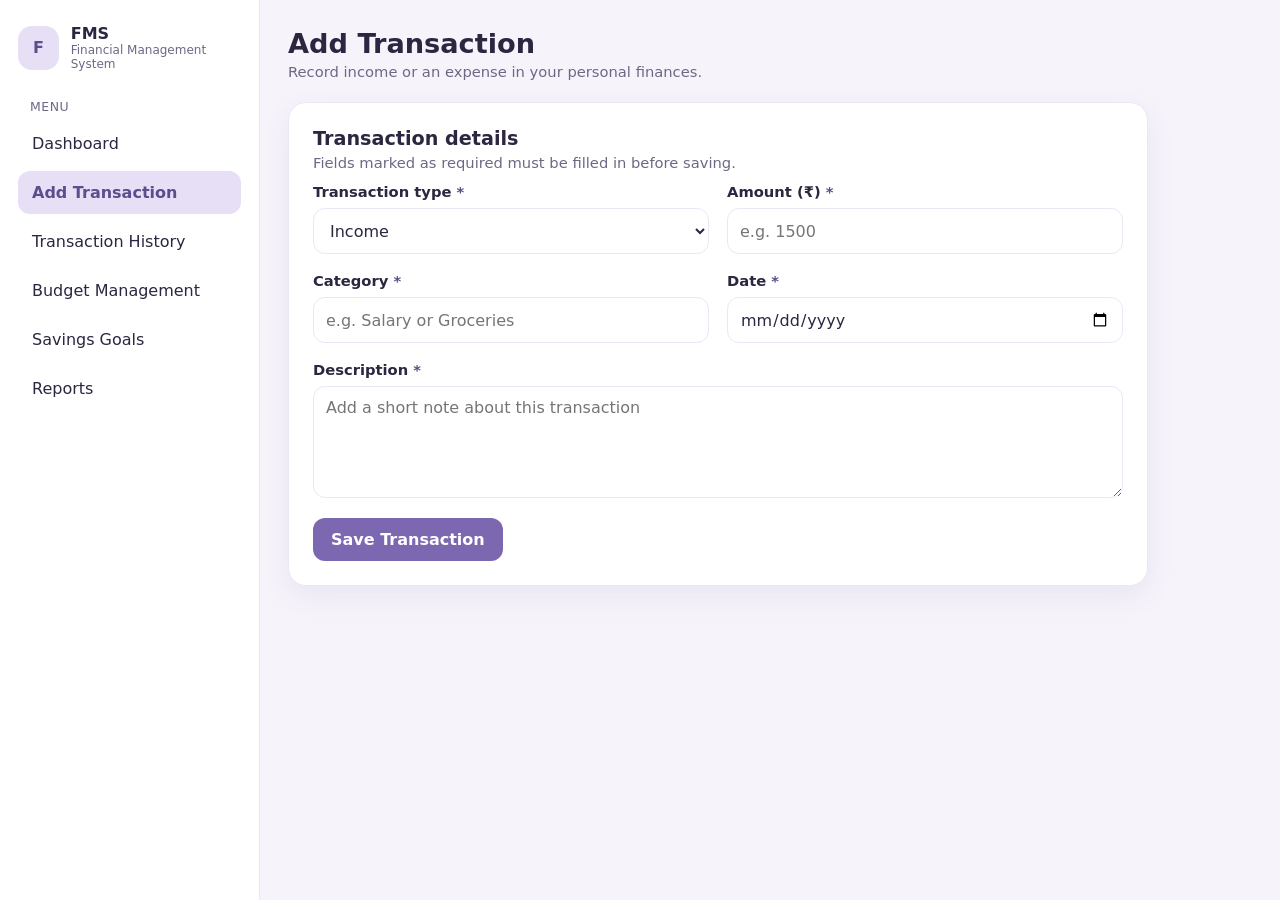
<file: add-transaction.html>
<!DOCTYPE html>
<html lang="en">
<head>
  <meta charset="UTF-8">
  <meta name="viewport" content="width=device-width, initial-scale=1.0">
  <title>Add Transaction</title>
  <link rel="stylesheet" href="css/style.css">
</head>
<body>
  <div class="app">
    <aside class="sidebar" id="sidebar">
      <div class="brand">
        <span class="brand-mark" aria-hidden="true">F</span>
        <div>
          <p class="brand-name">FMS</p>
          <p class="brand-tag">Financial Management System</p>
        </div>
      </div>

      <p class="nav-label">Menu</p>
      <nav class="nav" aria-label="Main">
        <a class="nav-link" href="index.html">Dashboard</a>
        <a class="nav-link active" href="add-transaction.html" aria-current="page">Add Transaction</a>
        <a class="nav-link" href="history.html">Transaction History</a>
        <a class="nav-link" href="budget.html">Budget Management</a>
        <a class="nav-link" href="savings.html">Savings Goals</a>
        <a class="nav-link" href="reports.html">Reports</a>
      </nav>
    </aside>

    <div class="sidebar-backdrop" id="sidebar-backdrop" hidden></div>

    <main class="content">
      <header class="topbar">
        <button class="menu-button" id="menu-button" type="button" aria-label="Open menu" aria-expanded="false">
          Menu
        </button>
        <div>
          <h1>Add Transaction</h1>
          <p class="page-intro">Record income or an expense in your personal finances.</p>
        </div>
      </header>

      <section class="card form-card" aria-labelledby="form-heading">
        <div class="card-heading">
          <h2 id="form-heading">Transaction details</h2>
          <p>Fields marked as required must be filled in before saving.</p>
        </div>

        <form id="transaction-form">
          <div class="form-grid">
            <div class="form-field">
              <label for="type">Transaction type <span aria-hidden="true">*</span></label>
              <select id="type" name="type" required>
                <option value="income">Income</option>
                <option value="expense">Expense</option>
              </select>
            </div>

            <div class="form-field">
              <label for="amount">Amount (₹) <span aria-hidden="true">*</span></label>
              <input id="amount" name="amount" type="number" min="0.01" step="any" placeholder="e.g. 1500" required>
            </div>

            <div class="form-field">
              <label for="category">Category <span aria-hidden="true">*</span></label>
              <input id="category" name="category" type="text" maxlength="60" placeholder="e.g. Salary or Groceries" required>
            </div>

            <div class="form-field">
              <label for="date">Date <span aria-hidden="true">*</span></label>
              <input id="date" name="date" type="date" required>
            </div>

            <div class="form-field form-field-wide">
              <label for="description">Description <span aria-hidden="true">*</span></label>
              <textarea id="description" name="description" rows="4" maxlength="250" placeholder="Add a short note about this transaction" required></textarea>
            </div>
          </div>

          <div class="form-actions">
            <button class="primary-button" type="submit">Save Transaction</button>
            <p class="form-message" id="form-message" role="status" aria-live="polite"></p>
          </div>
        </form>
      </section>
    </main>
  </div>

  <script src="js/transactions.js"></script>
</body>
</html>
</file>
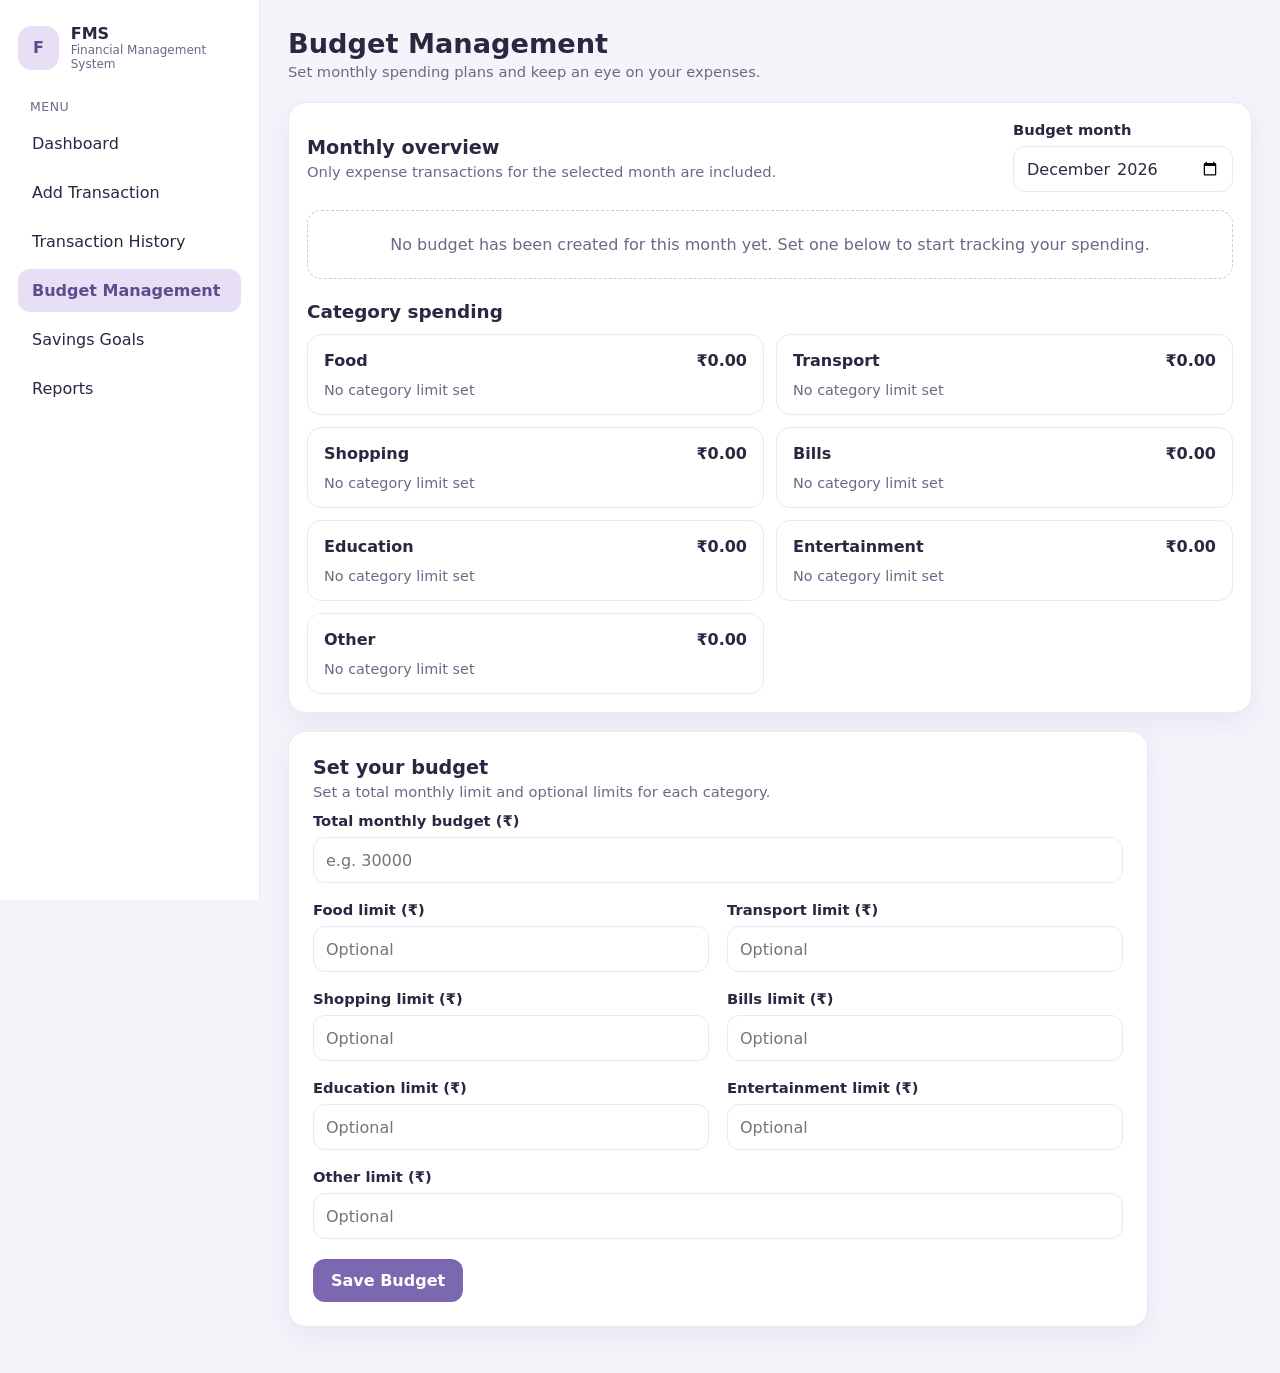
<file: budget.html>
<!DOCTYPE html>
<html lang="en">
<head>
  <meta charset="UTF-8">
  <meta name="viewport" content="width=device-width, initial-scale=1.0">
  <title>Budget Management</title>
  <link rel="stylesheet" href="css/style.css">
</head>
<body>
  <div class="app">
    <aside class="sidebar" id="sidebar">
      <div class="brand">
        <span class="brand-mark" aria-hidden="true">F</span>
        <div>
          <p class="brand-name">FMS</p>
          <p class="brand-tag">Financial Management System</p>
        </div>
      </div>

      <p class="nav-label">Menu</p>
      <nav class="nav" aria-label="Main">
        <a class="nav-link" href="index.html">Dashboard</a>
        <a class="nav-link" href="add-transaction.html">Add Transaction</a>
        <a class="nav-link" href="history.html">Transaction History</a>
        <a class="nav-link active" href="budget.html" aria-current="page">Budget Management</a>
        <a class="nav-link" href="savings.html">Savings Goals</a>
        <a class="nav-link" href="reports.html">Reports</a>
      </nav>
    </aside>

    <div class="sidebar-backdrop" id="sidebar-backdrop" hidden></div>

    <main class="content">
      <header class="topbar">
        <button class="menu-button" id="menu-button" type="button" aria-label="Open menu" aria-expanded="false">
          Menu
        </button>
        <div>
          <h1>Budget Management</h1>
          <p class="page-intro">Set monthly spending plans and keep an eye on your expenses.</p>
        </div>
      </header>

      <section class="card budget-overview" aria-labelledby="overview-heading">
        <div class="budget-overview-header">
          <div class="card-heading">
            <h2 id="overview-heading">Monthly overview</h2>
            <p>Only expense transactions for the selected month are included.</p>
          </div>
          <div class="form-field budget-month-field">
            <label for="budget-month">Budget month</label>
            <input id="budget-month" type="month">
          </div>
        </div>

        <p class="budget-message" id="budget-message" role="status" aria-live="polite"></p>
        <div id="budget-summary"></div>
        <div class="category-spending" id="category-spending"></div>
      </section>

      <section class="card form-card budget-editor" aria-labelledby="budget-form-heading">
        <div class="card-heading">
          <h2 id="budget-form-heading">Set your budget</h2>
          <p>Set a total monthly limit and optional limits for each category.</p>
        </div>
        <form id="budget-form">
          <div class="form-grid budget-form-grid">
            <div class="form-field form-field-wide">
              <label for="total-budget">Total monthly budget (₹)</label>
              <input id="total-budget" name="total" type="number" min="0.01" step="any" placeholder="e.g. 30000" required>
            </div>
            <div class="form-field">
              <label for="budget-food">Food limit (₹)</label>
              <input id="budget-food" name="Food" type="number" min="0" step="any" placeholder="Optional">
            </div>
            <div class="form-field">
              <label for="budget-transport">Transport limit (₹)</label>
              <input id="budget-transport" name="Transport" type="number" min="0" step="any" placeholder="Optional">
            </div>
            <div class="form-field">
              <label for="budget-shopping">Shopping limit (₹)</label>
              <input id="budget-shopping" name="Shopping" type="number" min="0" step="any" placeholder="Optional">
            </div>
            <div class="form-field">
              <label for="budget-bills">Bills limit (₹)</label>
              <input id="budget-bills" name="Bills" type="number" min="0" step="any" placeholder="Optional">
            </div>
            <div class="form-field">
              <label for="budget-education">Education limit (₹)</label>
              <input id="budget-education" name="Education" type="number" min="0" step="any" placeholder="Optional">
            </div>
            <div class="form-field">
              <label for="budget-entertainment">Entertainment limit (₹)</label>
              <input id="budget-entertainment" name="Entertainment" type="number" min="0" step="any" placeholder="Optional">
            </div>
            <div class="form-field form-field-wide">
              <label for="budget-other">Other limit (₹)</label>
              <input id="budget-other" name="Other" type="number" min="0" step="any" placeholder="Optional">
            </div>
          </div>
          <div class="form-actions">
            <button class="primary-button" type="submit">Save Budget</button>
            <p class="form-message" id="budget-form-message" role="status" aria-live="polite"></p>
          </div>
        </form>
      </section>
    </main>
  </div>

  <script src="js/budget.js"></script>
</body>
</html>
</file>
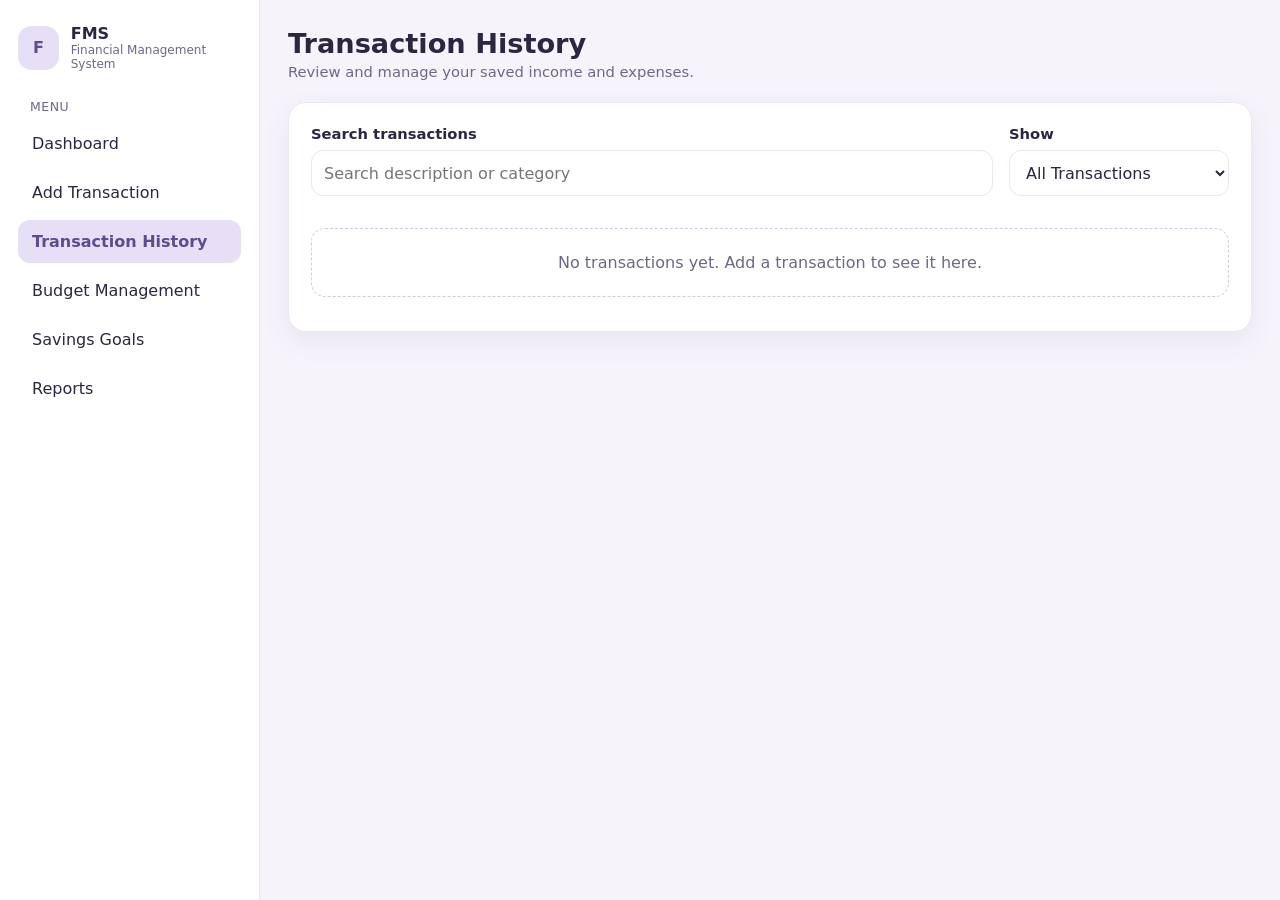
<file: history.html>
<!DOCTYPE html>
<html lang="en">
<head>
  <meta charset="UTF-8">
  <meta name="viewport" content="width=device-width, initial-scale=1.0">
  <title>Transaction History</title>
  <link rel="stylesheet" href="css/style.css">
</head>
<body>
  <div class="app">
    <aside class="sidebar" id="sidebar">
      <div class="brand">
        <span class="brand-mark" aria-hidden="true">F</span>
        <div>
          <p class="brand-name">FMS</p>
          <p class="brand-tag">Financial Management System</p>
        </div>
      </div>

      <p class="nav-label">Menu</p>
      <nav class="nav" aria-label="Main">
        <a class="nav-link" href="index.html">Dashboard</a>
        <a class="nav-link" href="add-transaction.html">Add Transaction</a>
        <a class="nav-link active" href="history.html" aria-current="page">Transaction History</a>
        <a class="nav-link" href="budget.html">Budget Management</a>
        <a class="nav-link" href="savings.html">Savings Goals</a>
        <a class="nav-link" href="reports.html">Reports</a>
      </nav>
    </aside>

    <div class="sidebar-backdrop" id="sidebar-backdrop" hidden></div>

    <main class="content">
      <header class="topbar">
        <button class="menu-button" id="menu-button" type="button" aria-label="Open menu" aria-expanded="false">
          Menu
        </button>
        <div>
          <h1>Transaction History</h1>
          <p class="page-intro">Review and manage your saved income and expenses.</p>
        </div>
      </header>

      <section class="card history-card" aria-label="Transaction history">
        <div class="history-toolbar">
          <div class="form-field history-search">
            <label for="transaction-search">Search transactions</label>
            <input id="transaction-search" type="search" placeholder="Search description or category" autocomplete="off">
          </div>
          <div class="form-field history-filter">
            <label for="transaction-filter">Show</label>
            <select id="transaction-filter">
              <option value="all">All Transactions</option>
              <option value="income">Income</option>
              <option value="expense">Expenses</option>
            </select>
          </div>
        </div>

        <p class="history-message" id="history-message" role="status" aria-live="polite"></p>
        <div class="transaction-list" id="transaction-list" aria-live="polite"></div>
      </section>

      <section class="card form-card history-editor" id="edit-section" aria-labelledby="edit-heading" hidden>
        <div class="card-heading">
          <h2 id="edit-heading">Edit transaction</h2>
          <p>Update the details below and save your changes.</p>
        </div>
        <form id="edit-form">
          <div class="form-grid">
            <div class="form-field">
              <label for="edit-type">Transaction type</label>
              <select id="edit-type" name="type" required>
                <option value="income">Income</option>
                <option value="expense">Expense</option>
              </select>
            </div>
            <div class="form-field">
              <label for="edit-amount">Amount (₹)</label>
              <input id="edit-amount" name="amount" type="number" min="0.01" step="any" required>
            </div>
            <div class="form-field">
              <label for="edit-category">Category</label>
              <input id="edit-category" name="category" type="text" maxlength="60" required>
            </div>
            <div class="form-field">
              <label for="edit-date">Date</label>
              <input id="edit-date" name="date" type="date" required>
            </div>
            <div class="form-field form-field-wide">
              <label for="edit-description">Description</label>
              <textarea id="edit-description" name="description" rows="4" maxlength="250" required></textarea>
            </div>
          </div>
          <div class="form-actions">
            <button class="primary-button" type="submit">Save Changes</button>
            <button class="secondary-button" id="cancel-edit" type="button">Cancel</button>
            <p class="form-message" id="edit-message" role="status" aria-live="polite"></p>
          </div>
        </form>
      </section>
    </main>
  </div>

  <script src="js/history.js"></script>
</body>
</html>
</file>
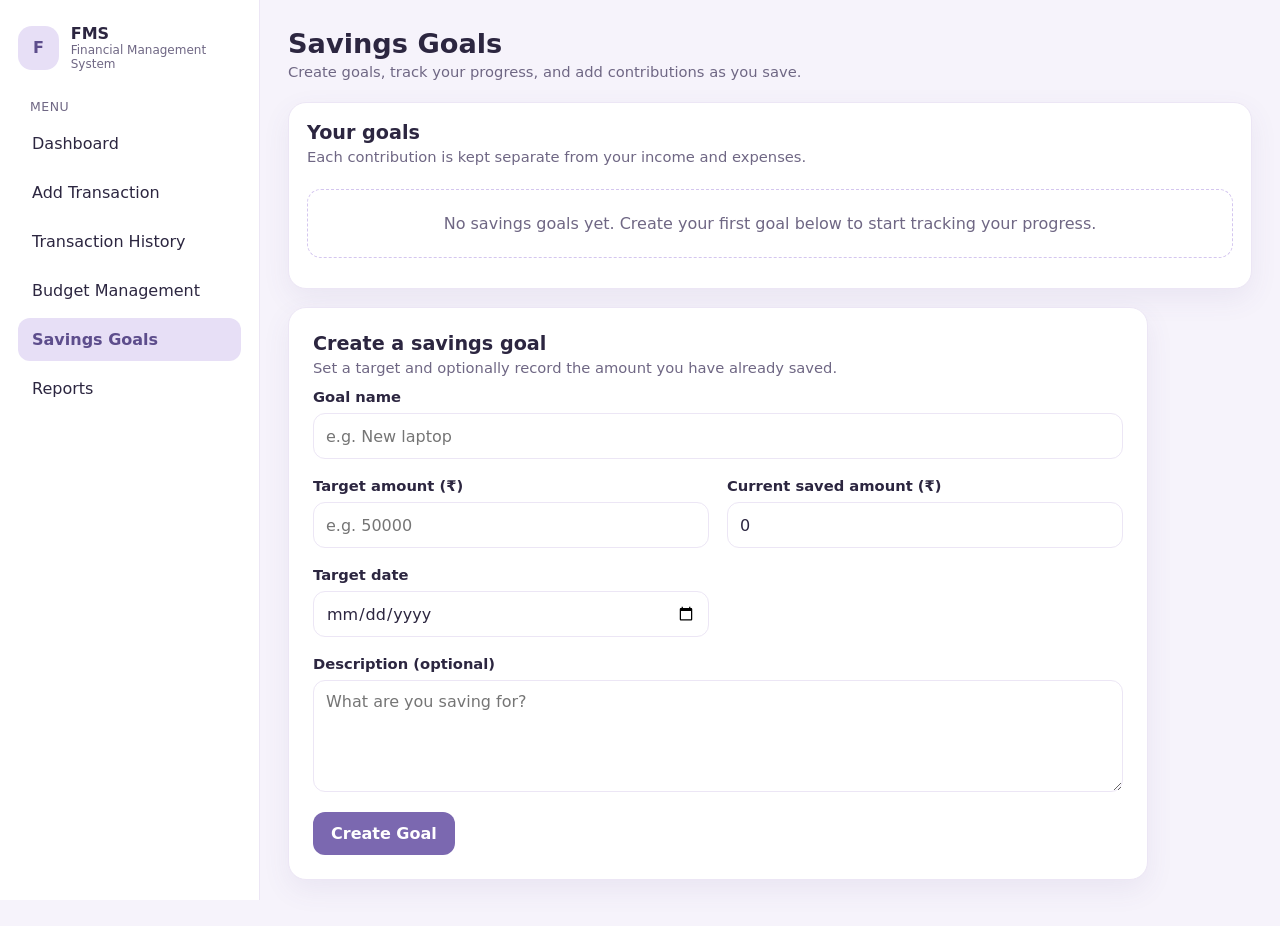
<file: savings.html>
<!DOCTYPE html>
<html lang="en">
<head>
  <meta charset="UTF-8">
  <meta name="viewport" content="width=device-width, initial-scale=1.0">
  <title>Savings Goals</title>
  <link rel="stylesheet" href="css/style.css">
</head>
<body>
  <div class="app">
    <aside class="sidebar" id="sidebar">
      <div class="brand">
        <span class="brand-mark" aria-hidden="true">F</span>
        <div>
          <p class="brand-name">FMS</p>
          <p class="brand-tag">Financial Management System</p>
        </div>
      </div>

      <p class="nav-label">Menu</p>
      <nav class="nav" aria-label="Main">
        <a class="nav-link" href="index.html">Dashboard</a>
        <a class="nav-link" href="add-transaction.html">Add Transaction</a>
        <a class="nav-link" href="history.html">Transaction History</a>
        <a class="nav-link" href="budget.html">Budget Management</a>
        <a class="nav-link active" href="savings.html" aria-current="page">Savings Goals</a>
        <a class="nav-link" href="reports.html">Reports</a>
      </nav>
    </aside>

    <div class="sidebar-backdrop" id="sidebar-backdrop" hidden></div>

    <main class="content">
      <header class="topbar">
        <button class="menu-button" id="menu-button" type="button" aria-label="Open menu" aria-expanded="false">
          Menu
        </button>
        <div>
          <h1>Savings Goals</h1>
          <p class="page-intro">Create goals, track your progress, and add contributions as you save.</p>
        </div>
      </header>

      <section class="card savings-list-card" aria-labelledby="goals-heading">
        <div class="card-heading">
          <h2 id="goals-heading">Your goals</h2>
          <p>Each contribution is kept separate from your income and expenses.</p>
        </div>
        <p class="savings-message" id="savings-message" role="status" aria-live="polite"></p>
        <div class="savings-goal-list" id="savings-goal-list" aria-live="polite"></div>
      </section>

      <section class="card form-card savings-editor" aria-labelledby="goal-form-heading">
        <div class="card-heading">
          <h2 id="goal-form-heading">Create a savings goal</h2>
          <p>Set a target and optionally record the amount you have already saved.</p>
        </div>
        <form id="goal-form">
          <div class="form-grid">
            <div class="form-field form-field-wide">
              <label for="goal-name">Goal name</label>
              <input id="goal-name" name="name" type="text" maxlength="100" placeholder="e.g. New laptop" required>
            </div>
            <div class="form-field">
              <label for="goal-target">Target amount (₹)</label>
              <input id="goal-target" name="target" type="number" min="0.01" step="any" placeholder="e.g. 50000" required>
            </div>
            <div class="form-field">
              <label for="goal-saved">Current saved amount (₹)</label>
              <input id="goal-saved" name="saved" type="number" min="0" step="any" value="0" required>
            </div>
            <div class="form-field">
              <label for="goal-date">Target date</label>
              <input id="goal-date" name="targetDate" type="date" required>
            </div>
            <div class="form-field form-field-wide">
              <label for="goal-description">Description (optional)</label>
              <textarea id="goal-description" name="description" rows="3" maxlength="300" placeholder="What are you saving for?"></textarea>
            </div>
          </div>
          <div class="form-actions">
            <button class="primary-button" id="save-goal-button" type="submit">Create Goal</button>
            <button class="secondary-button" id="cancel-goal-edit" type="button" hidden>Cancel Edit</button>
            <p class="form-message" id="goal-form-message" role="status" aria-live="polite"></p>
          </div>
        </form>
      </section>
    </main>
  </div>

  <script src="js/savings.js"></script>
</body>
</html>
</file>
<file: css/style.css>
/* Shared layout for all Financial Management System pages. */

:root {
  --bg: #f6f3fb;
  --lavender: #e7dff6;
  --lavender-deep: #d4c6ef;
  --accent: #7b68b0;
  --accent-dark: #5d4d8c;
  --text: #2c2640;
  --muted: #6f6784;
  --white: #ffffff;
  --line: #ece6f5;
  --shadow: 0 10px 28px rgba(93, 77, 140, 0.08);
  --radius: 18px;
  --sidebar: 260px;
}

* {
  box-sizing: border-box;
}

body {
  margin: 0;
  min-height: 100vh;
  font-family: "Segoe UI", system-ui, sans-serif;
  color: var(--text);
  background: var(--bg);
}

button,
a,
input,
select,
textarea {
  font: inherit;
}

.app {
  min-height: 100vh;
}

.sidebar {
  position: fixed;
  inset: 0 auto 0 0;
  width: var(--sidebar);
  padding: 24px 18px;
  background: var(--white);
  border-right: 1px solid var(--line);
  z-index: 20;
}

.brand {
  display: flex;
  align-items: center;
  gap: 12px;
  margin-bottom: 28px;
}

.brand-mark {
  display: grid;
  place-items: center;
  width: 44px;
  height: 44px;
  border-radius: 14px;
  background: var(--lavender);
  color: var(--accent-dark);
  font-weight: 700;
}

.brand-name,
.brand-tag,
.nav-label,
.card-label,
.card-note,
.page-intro,
.card-heading p {
  margin: 0;
}

.brand-name {
  font-weight: 700;
}

.brand-tag,
.nav-label,
.card-note,
.page-intro,
.card-heading p {
  color: var(--muted);
  font-size: 0.92rem;
}

.brand-tag {
  font-size: 0.75rem;
}

.nav-label {
  margin: 0 12px 8px;
  font-size: 0.78rem;
  letter-spacing: 0.04em;
  text-transform: uppercase;
}

.nav {
  display: grid;
  gap: 6px;
}

.nav-link {
  display: block;
  padding: 12px 14px;
  border-radius: 12px;
  color: var(--text);
  text-decoration: none;
}

.nav-link.active {
  background: var(--lavender);
  color: var(--accent-dark);
  font-weight: 600;
}

.nav-link.upcoming {
  color: #9a93ad;
  cursor: default;
}

.content {
  margin-left: var(--sidebar);
  padding: 28px;
}

.topbar {
  display: flex;
  align-items: center;
  gap: 16px;
  margin-bottom: 22px;
}

.topbar h1,
.card-heading h2 {
  margin: 0 0 4px;
  font-size: 1.7rem;
}

.card-heading h2 {
  font-size: 1.2rem;
}

.menu-button {
  display: none;
  border: 0;
  border-radius: 12px;
  padding: 10px 14px;
  background: var(--white);
  color: var(--accent-dark);
  box-shadow: var(--shadow);
  cursor: pointer;
}

.summary-grid {
  display: grid;
  grid-template-columns: repeat(4, 1fr);
  gap: 16px;
  margin-bottom: 16px;
}

.card {
  background: var(--white);
  border: 1px solid var(--line);
  border-radius: var(--radius);
  box-shadow: var(--shadow);
  padding: 18px;
}

.card-label {
  font-size: 0.92rem;
}

.card-value {
  margin: 8px 0 4px;
  font-size: 1.6rem;
  font-weight: 700;
}

.chart-card {
  min-width: 0;
  padding: 20px;
}

.card-heading {
  margin-bottom: 12px;
}

.form-card {
  max-width: 860px;
  padding: 24px;
}

.form-grid {
  display: grid;
  grid-template-columns: repeat(2, minmax(0, 1fr));
  gap: 18px;
}

.form-field {
  display: grid;
  align-content: start;
  gap: 8px;
}

.form-field label {
  font-size: 0.92rem;
  font-weight: 600;
}

.form-field label span {
  color: var(--accent-dark);
}

.form-field input,
.form-field select,
.form-field textarea {
  width: 100%;
  min-height: 46px;
  padding: 11px 12px;
  border: 1px solid var(--line);
  border-radius: 12px;
  background: var(--white);
  color: var(--text);
}

.form-field textarea {
  min-height: 112px;
  resize: vertical;
}

.form-field input:focus,
.form-field select:focus,
.form-field textarea:focus {
  outline: 2px solid var(--lavender-deep);
  border-color: var(--accent);
}

.history-toolbar {
  display: grid;
  grid-template-columns: minmax(0, 1fr) 220px;
  gap: 16px;
  margin-bottom: 20px;
}

.history-card {
  padding: 22px;
}

.history-message {
  margin: 0;
  color: var(--muted);
}

.history-message.error {
  color: #a33b50;
}

.history-message:empty {
  display: none;
}

.transaction-list {
  display: grid;
  gap: 12px;
}

.empty-message {
  margin: 12px 0;
  padding: 24px;
  border: 1px dashed var(--lavender-deep);
  border-radius: 14px;
  color: var(--muted);
  text-align: center;
}

.transaction-item {
  padding: 18px;
  border: 1px solid var(--line);
  border-radius: 14px;
  background: var(--white);
}

.transaction-item-header {
  display: flex;
  align-items: flex-start;
  justify-content: space-between;
  gap: 12px;
  margin-bottom: 14px;
}

.transaction-title {
  margin: 0;
  font-size: 1.08rem;
  overflow-wrap: anywhere;
}

.transaction-type {
  flex: 0 0 auto;
  padding: 5px 10px;
  border-radius: 999px;
  font-size: 0.82rem;
  font-weight: 600;
}

.transaction-type.income {
  background: #e7f4ed;
  color: #286b48;
}

.transaction-type.expense {
  background: var(--lavender);
  color: var(--accent-dark);
}

.transaction-details {
  display: grid;
  grid-template-columns: repeat(3, minmax(0, 1fr));
  gap: 14px;
}

.transaction-detail {
  display: grid;
  gap: 4px;
  min-width: 0;
}

.transaction-detail-label {
  color: var(--muted);
  font-size: 0.82rem;
}

.transaction-detail-value {
  overflow-wrap: anywhere;
}

.transaction-actions {
  display: flex;
  justify-content: flex-end;
  gap: 8px;
  margin-top: 16px;
}

.secondary-button,
.delete-button {
  border: 1px solid var(--line);
  border-radius: 10px;
  padding: 9px 14px;
  background: var(--white);
  color: var(--accent-dark);
  font-weight: 600;
  cursor: pointer;
}

.secondary-button:hover {
  background: var(--lavender);
}

.delete-button {
  color: #a33b50;
}

.delete-button:hover {
  background: #fff0f2;
}

.secondary-button:focus-visible,
.delete-button:focus-visible {
  outline: 3px solid var(--lavender-deep);
  outline-offset: 2px;
}

.history-editor {
  margin-top: 18px;
}

.savings-list-card,
.savings-editor {
  margin-bottom: 18px;
}

.savings-message {
  margin: 0;
  color: var(--accent-dark);
}

.savings-message:empty {
  display: none;
}

.savings-message.error {
  color: #a33b50;
}

.savings-goal-list {
  display: grid;
  gap: 14px;
}

.savings-goal-card {
  min-width: 0;
  padding: 18px;
  border: 1px solid var(--line);
  border-radius: 14px;
  background: #fcfbfe;
}

.savings-goal-header,
.savings-goal-values {
  display: flex;
  align-items: flex-start;
  justify-content: space-between;
  gap: 12px;
}

.savings-goal-header {
  margin-bottom: 14px;
}

.savings-goal-header h3 {
  margin: 0;
  font-size: 1.12rem;
  overflow-wrap: anywhere;
}

.savings-target-date,
.savings-goal-values > span {
  color: var(--muted);
}

.savings-target-date {
  flex: 0 0 auto;
  font-size: 0.9rem;
}

.savings-goal-values {
  align-items: baseline;
  margin-bottom: 8px;
}

.savings-goal-values strong {
  font-size: 1.05rem;
}

.savings-progress {
  display: block;
  width: 100%;
  height: 14px;
  overflow: hidden;
  border: 0;
  border-radius: 999px;
  background: var(--lavender);
  accent-color: var(--accent);
}

.savings-progress::-webkit-progress-bar {
  border-radius: 999px;
  background: var(--lavender);
}

.savings-progress::-webkit-progress-value {
  border-radius: 999px;
  background: var(--accent);
}

.savings-progress::-moz-progress-bar {
  border-radius: 999px;
  background: var(--accent);
}

.savings-progress-note {
  margin: 7px 0 0;
  color: var(--muted);
  font-size: 0.9rem;
}

.savings-complete {
  color: #286b48;
  font-weight: 600;
}

.savings-description {
  margin: 14px 0 0;
  color: var(--muted);
  overflow-wrap: anywhere;
}

.savings-contribution-form {
  display: grid;
  grid-template-columns: repeat(2, minmax(0, 1fr)) auto;
  align-items: end;
  gap: 12px;
  margin-top: 16px;
}

.savings-contribution-history {
  margin-top: 14px;
  color: var(--muted);
}

.savings-contribution-history summary {
  width: fit-content;
  color: var(--accent-dark);
  cursor: pointer;
  font-size: 0.92rem;
  font-weight: 600;
}

.savings-contribution-list {
  display: grid;
  gap: 6px;
  margin: 10px 0 0;
  padding-left: 20px;
}

.savings-contribution-list li {
  overflow-wrap: anywhere;
}

.savings-goal-actions {
  display: flex;
  justify-content: flex-end;
  gap: 8px;
  margin-top: 12px;
}

.savings-goal-card .delete-button {
  border: 1px solid var(--line);
}

.reports-toolbar {
  display: flex;
  align-items: flex-end;
  justify-content: space-between;
  gap: 20px;
  margin-bottom: 16px;
}

.reports-toolbar h2 {
  margin: 0 0 4px;
  font-size: 1.2rem;
}

.reports-description {
  margin: 0;
  color: var(--muted);
  font-size: 0.92rem;
}

.reports-period-field {
  width: min(100%, 220px);
}

.reports-message {
  margin: 0 0 12px;
  color: #a33b50;
}

.reports-message:empty {
  display: none;
}

.reports-message.error {
  color: #a33b50;
}

.reports-empty {
  margin: 0 0 16px;
}

.report-summary-grid {
  margin-bottom: 16px;
}

.report-chart-grid {
  display: grid;
  grid-template-columns: repeat(2, minmax(0, 1fr));
  gap: 16px;
  margin-bottom: 16px;
}

.report-chart-card {
  min-width: 0;
  padding: 20px;
}

.report-chart-wrap {
  position: relative;
  height: 300px;
}

.category-chart-wrap {
  max-width: 520px;
  margin: 0 auto;
}

.chart-message {
  margin: 0 0 16px;
  color: #a33b50;
}

.chart-message:empty {
  display: none;
}

.report-section {
  margin-bottom: 16px;
}

.report-table-wrap {
  width: 100%;
  overflow-x: auto;
}

.report-table {
  width: 100%;
  border-collapse: collapse;
  text-align: left;
}

.report-table th,
.report-table td {
  padding: 12px;
  border-bottom: 1px solid var(--line);
}

.report-table th {
  color: var(--muted);
  font-size: 0.9rem;
  font-weight: 600;
}

.budget-report-list,
.report-savings-list {
  display: grid;
  gap: 12px;
}

.budget-report-item,
.report-savings-item {
  min-width: 0;
  padding: 16px;
  border: 1px solid var(--line);
  border-radius: 14px;
  background: #fcfbfe;
}

.budget-report-heading {
  display: flex;
  justify-content: space-between;
  gap: 12px;
  margin-bottom: 12px;
}

.budget-report-heading h3 {
  margin: 0;
  font-size: 1rem;
  overflow-wrap: anywhere;
}

.budget-report-heading span {
  text-align: right;
}

.budget-category-limits {
  margin: 12px 0 0;
  color: var(--muted);
  font-size: 0.9rem;
  overflow-wrap: anywhere;
}

.budget-overview,
.budget-editor {
  margin-bottom: 18px;
}

.budget-overview-header {
  display: flex;
  align-items: flex-end;
  justify-content: space-between;
  gap: 20px;
  margin-bottom: 18px;
}

.budget-month-field {
  width: min(100%, 220px);
}

.budget-message {
  margin: 0 0 12px;
  color: #a33b50;
}

.budget-message:empty {
  display: none;
}

.budget-message.error {
  color: #a33b50;
}

.budget-total-summary {
  padding: 18px;
  border: 1px solid var(--line);
  border-radius: 14px;
  background: #fcfbfe;
}

.budget-total-values {
  display: grid;
  grid-template-columns: repeat(3, minmax(0, 1fr));
  gap: 14px;
  margin-bottom: 16px;
}

.budget-stat {
  display: grid;
  gap: 5px;
}

.budget-stat-label,
.budget-usage-note {
  color: var(--muted);
  font-size: 0.9rem;
}

.budget-stat strong {
  font-size: 1.12rem;
}

.budget-progress {
  display: block;
  width: 100%;
  height: 14px;
  overflow: hidden;
  border: 0;
  border-radius: 999px;
  background: var(--lavender);
  accent-color: var(--accent);
}

.budget-progress::-webkit-progress-bar {
  border-radius: 999px;
  background: var(--lavender);
}

.budget-progress::-webkit-progress-value {
  border-radius: 999px;
  background: var(--accent);
}

.budget-progress::-moz-progress-bar {
  border-radius: 999px;
  background: var(--accent);
}

.budget-progress.exceeded {
  accent-color: #b4495c;
}

.budget-progress.exceeded::-webkit-progress-value {
  background: #b4495c;
}

.budget-progress.exceeded::-moz-progress-bar {
  background: #b4495c;
}

.budget-usage-note {
  margin: 9px 0 0;
}

.budget-warning {
  color: #a33b50;
  font-weight: 600;
}

.category-spending {
  margin-top: 22px;
}

.category-spending-heading {
  margin: 0 0 12px;
  font-size: 1.15rem;
}

.category-budget-grid {
  display: grid;
  grid-template-columns: repeat(2, minmax(0, 1fr));
  gap: 12px;
}

.category-budget-card {
  min-width: 0;
  padding: 16px;
  border: 1px solid var(--line);
  border-radius: 14px;
}

.category-budget-header {
  display: flex;
  justify-content: space-between;
  gap: 10px;
  margin-bottom: 12px;
}

.category-budget-header h3 {
  margin: 0;
  font-size: 1rem;
  overflow-wrap: anywhere;
}

.category-budget-header span {
  flex: 0 0 auto;
  font-weight: 600;
}

.budget-form-grid .form-field-wide {
  grid-column: 1 / -1;
}

.form-field-wide {
  grid-column: 1 / -1;
}

.form-actions {
  display: flex;
  align-items: center;
  flex-wrap: wrap;
  gap: 16px;
  margin-top: 20px;
}

.primary-button {
  border: 0;
  border-radius: 12px;
  padding: 12px 18px;
  background: var(--accent);
  color: var(--white);
  font-weight: 600;
  cursor: pointer;
}

.primary-button:hover {
  background: var(--accent-dark);
}

.primary-button:focus-visible {
  outline: 3px solid var(--lavender-deep);
  outline-offset: 2px;
}

.form-message {
  margin: 0;
  color: var(--accent-dark);
  font-size: 0.92rem;
}

.form-message.error {
  color: #a33b50;
}

.chart-wrap {
  position: relative;
  width: 100%;
  min-width: 0;
  max-width: 100%;
  height: 320px;
  overflow: hidden;
}

.chart-wrap canvas {
  max-width: 100%;
}

.sidebar-backdrop {
  position: fixed;
  inset: 0;
  background: rgba(44, 38, 64, 0.28);
  z-index: 15;
}

@media (max-width: 980px) {
  .summary-grid {
    grid-template-columns: repeat(2, 1fr);
  }

  .report-chart-grid {
    grid-template-columns: 1fr;
  }
}

@media (max-width: 760px) {
  .sidebar {
    transform: translateX(-105%);
    transition: transform 0.2s ease;
  }

  .sidebar.open {
    transform: translateX(0);
  }

  .content {
    margin-left: 0;
    padding: 18px;
  }

  .menu-button {
    display: inline-block;
  }

  .summary-grid {
    grid-template-columns: 1fr;
  }

  .form-card {
    padding: 18px;
  }

  .form-grid {
    grid-template-columns: 1fr;
  }

  .form-field-wide {
    grid-column: auto;
  }

  .history-toolbar {
    grid-template-columns: 1fr;
  }

  .budget-overview-header {
    align-items: stretch;
    flex-direction: column;
    gap: 12px;
  }

  .budget-month-field {
    width: 100%;
  }

  .budget-total-values {
    grid-template-columns: 1fr;
  }

  .category-budget-grid {
    grid-template-columns: 1fr;
  }

  .reports-toolbar {
    align-items: stretch;
    flex-direction: column;
    gap: 12px;
  }

  .reports-period-field {
    width: 100%;
  }

  .report-chart-card {
    padding: 16px;
  }

  .report-chart-wrap {
    height: 260px;
  }

  .budget-report-heading {
    flex-direction: column;
  }

  .budget-report-heading span {
    text-align: left;
  }

  .savings-goal-header {
    flex-direction: column;
  }

  .savings-target-date {
    flex: initial;
  }

  .savings-contribution-form {
    grid-template-columns: 1fr;
  }

  .savings-contribution-form .primary-button {
    justify-self: start;
  }

  .budget-form-grid .form-field-wide {
    grid-column: auto;
  }

  .history-card {
    padding: 16px;
  }

  .transaction-details {
    grid-template-columns: 1fr;
    gap: 10px;
  }

  .chart-wrap {
    height: 260px;
  }
}
</file>
